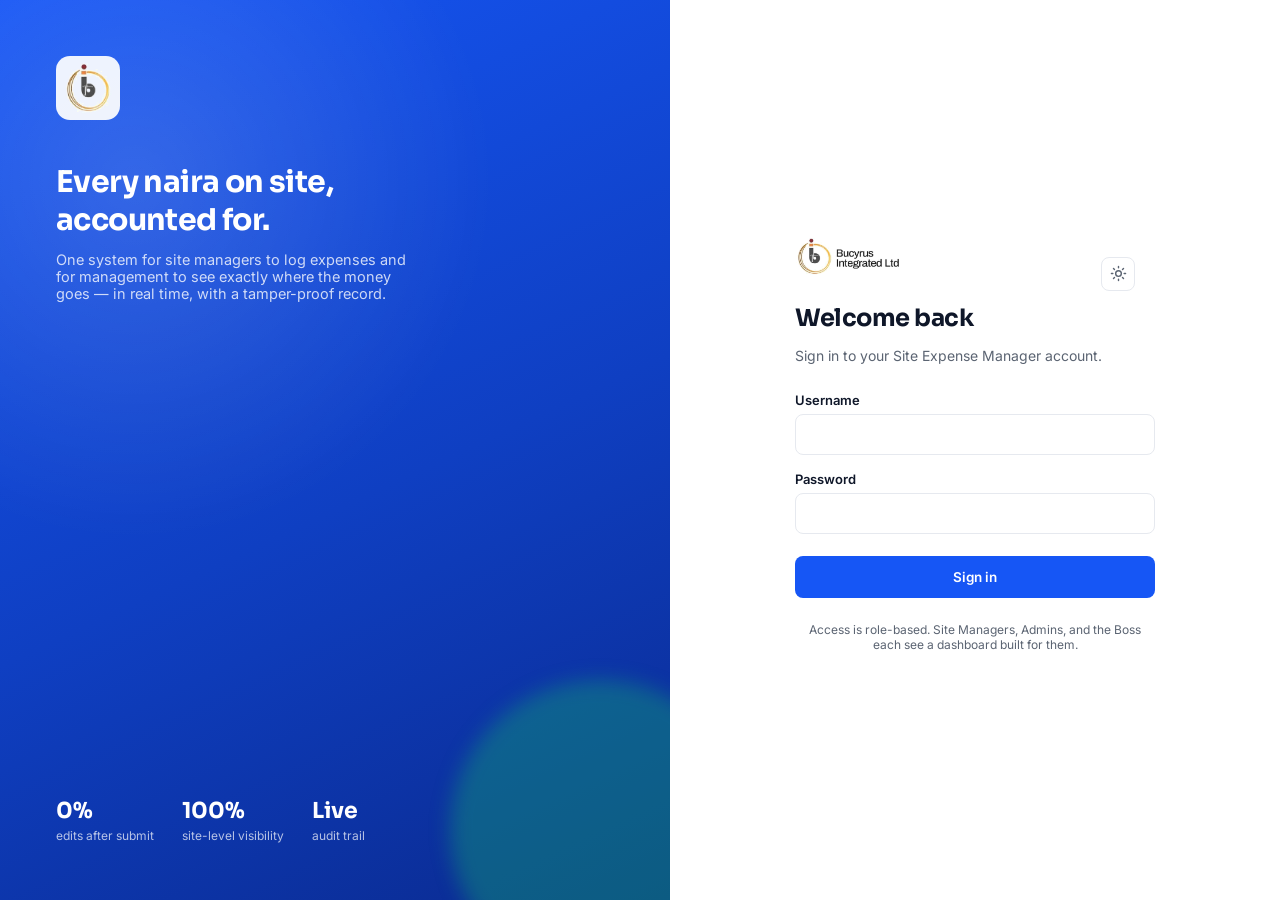
<file: BSU_VERSIONV3.6/index.html>
<!DOCTYPE html>
<html lang="en">
<head>
<meta charset="UTF-8">
<script>
  // Applied before first paint to avoid a flash of the wrong theme.
  (function () {
    var stored = localStorage.getItem('sems_theme');
    var theme = stored || (window.matchMedia && window.matchMedia('(prefers-color-scheme: dark)').matches ? 'dark' : 'light');
    document.documentElement.setAttribute('data-theme', theme);
  })();
</script>
<meta name="viewport" content="width=device-width, initial-scale=1.0">
<title>Site Expense Manager — Sign In</title>
<link rel="icon" type="image/png" href="assets/img/favicon.png">
<link rel="preconnect" href="https://fonts.googleapis.com">
<link href="https://fonts.googleapis.com/css2?family=Sora:wght@600;700&family=Inter:wght@400;500;600;700&display=swap" rel="stylesheet">
<link rel="stylesheet" href="css/style.css">
<link rel="stylesheet" href="css/login.css">
</head>
<body>

<div class="login-screen">
  <div class="login-visual">
    <div>
      <img src="assets/img/bucyrus-icon.png" alt="Bucyrus Integrated Ltd" class="mark-img-lg">
      <h2>Every naira on site, accounted for.</h2>
      <p>One system for site managers to log expenses and for management to see exactly where the money goes — in real time, with a tamper-proof record.</p>
    </div>
    <div class="stats">
      <div><b>0%</b><span>edits after submit</span></div>
      <div><b>100%</b><span>site-level visibility</span></div>
      <div><b>Live</b><span>audit trail</span></div>
    </div>
  </div>

  <div class="login-form-side">
    <div class="login-box" style="position:relative;">
      <div class="login-theme-toggle" id="loginThemeToggleWrap"></div>
      <img src="assets/img/bucyrus-logo-full.png" alt="Bucyrus Integrated Ltd" class="login-logo">
      <h1>Welcome back</h1>
      <p class="lead">Sign in to your Site Expense Manager account.</p>

      <div class="login-error" id="loginError"></div>

      <form id="loginForm">
        <div class="field">
          <label for="username">Username</label>
          <input type="text" id="username" autocomplete="username" required>
        </div>
        <div class="field">
          <label for="password">Password</label>
          <input type="password" id="password" autocomplete="current-password" required>
        </div>
        <button type="submit" class="btn btn-primary" id="loginBtn">Sign in</button>
      </form>

      <p class="login-foot">Access is role-based. Site Managers, Admins, and the Boss each see a dashboard built for them.</p>
    </div>
  </div>
</div>

<script src="js/theme.js"></script>
<script src="js/api.js"></script>
<script src="js/auth.js"></script>
<script src="js/login.js"></script>
<script>
  document.getElementById('loginThemeToggleWrap').innerHTML = Theme.toggleButtonHtml('loginThemeToggleBtn');
  Theme.wireButton('loginThemeToggleBtn');
</script>
</body>
</html>
</file>
<file: BSU_VERSIONV3.6/css/style.css>
/* ==========================================================
   style.css — base tokens, reset, and shared layout
   ========================================================== */

:root {
  --color-primary: #1656F5;
  --color-primary-dark: #0F3FC2;
  --color-primary-light: #EAF0FF;
  --color-accent: #12B76A;
  --color-accent-light: #E7F9F0;
  --color-ink: #0F1729;
  --color-ink-muted: #5B6472;
  --color-border: #E6E9EF;
  --color-bg: #F6F8FC;
  --color-surface: #FFFFFF;
  --color-danger: #E0402A;
  --color-warning: #DD9827;

  /* Semantic tokens for tinted alert/badge backgrounds — kept as
     variables (rather than the hardcoded hex values they replace) so
     dark mode can redefine them below without touching every rule
     that uses them. */
  --color-danger-bg: #FDECEA;
  --color-warning-bg: #FFF3DC;
  --color-warning-text: #8A6416;
  --color-input-bg: #FFFFFF;
  --color-placeholder: #A6ADB8;

  --radius-sm: 8px;
  --radius-md: 12px;
  --radius-lg: 18px;

  --shadow-card: 0 1px 2px rgba(15, 23, 41, 0.04), 0 8px 24px rgba(15, 23, 41, 0.04);
  --shadow-pop: 0 12px 32px rgba(15, 23, 41, 0.12);

  --sidebar-w: 248px;
  --font-display: 'Sora', 'Segoe UI', sans-serif;
  --font-body: 'Inter', 'Segoe UI', sans-serif;
}

/* ---------- Dark mode ----------
   Toggled by setting data-theme="dark" on <html> (see js/theme.js).
   Every color in the app is a variable defined above, so dark mode is
   just a second set of values for the same names — no per-component
   dark-mode CSS needed anywhere else. */
[data-theme="dark"] {
  --color-primary: #4C82FF;
  --color-primary-dark: #6E9BFF;
  --color-primary-light: #16233F;
  --color-accent: #2FD98A;
  --color-accent-light: #123328;
  --color-ink: #EDEFF3;
  --color-ink-muted: #9AA3B2;
  --color-border: #2A3040;
  --color-bg: #0F1420;
  --color-surface: #171D2C;
  --color-danger: #F0685A;
  --color-warning: #E5AC4E;

  --color-danger-bg: #3A1E1E;
  --color-warning-bg: #3A2F17;
  --color-warning-text: #E5AC4E;
  --color-input-bg: #1D2436;
  --color-placeholder: #6B7383;

  --shadow-card: 0 1px 2px rgba(0, 0, 0, 0.25), 0 8px 24px rgba(0, 0, 0, 0.25);
  --shadow-pop: 0 12px 32px rgba(0, 0, 0, 0.45);
}

/* Respect OS preference on first visit, before the user has made an
   explicit choice (js/theme.js sets data-theme once they do, which
   then takes priority over this media query automatically). */
@media (prefers-color-scheme: dark) {
  :root:not([data-theme="light"]) {
    --color-primary: #4C82FF;
    --color-primary-dark: #6E9BFF;
    --color-primary-light: #16233F;
    --color-accent: #2FD98A;
    --color-accent-light: #123328;
    --color-ink: #EDEFF3;
    --color-ink-muted: #9AA3B2;
    --color-border: #2A3040;
    --color-bg: #0F1420;
    --color-surface: #171D2C;
    --color-danger: #F0685A;
    --color-warning: #E5AC4E;
    --color-danger-bg: #3A1E1E;
    --color-warning-bg: #3A2F17;
    --color-warning-text: #E5AC4E;
    --color-input-bg: #1D2436;
    --color-placeholder: #6B7383;
    --shadow-card: 0 1px 2px rgba(0, 0, 0, 0.25), 0 8px 24px rgba(0, 0, 0, 0.25);
    --shadow-pop: 0 12px 32px rgba(0, 0, 0, 0.45);
  }
}

* { box-sizing: border-box; }
html, body { height: 100%; }

body {
  margin: 0;
  font-family: var(--font-body);
  color: var(--color-ink);
  background: var(--color-bg);
  -webkit-font-smoothing: antialiased;
}

h1, h2, h3, h4 {
  font-family: var(--font-display);
  margin: 0;
  letter-spacing: -0.02em;
}

a { color: inherit; text-decoration: none; }
button { font-family: inherit; cursor: pointer; }

/* ---------- App shell ---------- */
.app-shell {
  display: flex;
  min-height: 100vh;
}

.sidebar {
  width: var(--sidebar-w);
  flex-shrink: 0;
  background: var(--color-surface);
  border-right: 1px solid var(--color-border);
  display: flex;
  flex-direction: column;
  padding: 20px 16px;
  position: sticky;
  top: 0;
  height: 100vh;
}

.sidebar-brand {
  display: flex;
  align-items: center;
  gap: 10px;
  padding: 8px 8px 24px;
}

.sidebar-brand .mark {
  width: 36px; height: 36px;
  border-radius: 10px;
  background: linear-gradient(135deg, var(--color-primary), var(--color-accent));
  display: flex; align-items: center; justify-content: center;
  color: #fff; font-weight: 700; font-family: var(--font-display);
}

.sidebar-brand .mark-img {
  width: 38px; height: 38px;
  object-fit: contain;
  flex-shrink: 0;
}

.sidebar-brand .name { font-family: var(--font-display); font-weight: 700; font-size: 15px; }
.sidebar-brand .tag { font-size: 11px; color: var(--color-ink-muted); }

.sidebar-nav { display: flex; flex-direction: column; gap: 2px; flex: 1; }

.sidebar-nav a {
  display: flex; align-items: center; gap: 10px;
  padding: 10px 12px;
  border-radius: var(--radius-sm);
  color: var(--color-ink-muted);
  font-size: 14px; font-weight: 500;
}

.sidebar-nav a:hover { background: var(--color-bg); color: var(--color-ink); }
.sidebar-nav a.active { background: var(--color-primary-light); color: var(--color-primary-dark); }
.sidebar-nav .icon { width: 18px; text-align: center; }

.sidebar-user {
  border-top: 1px solid var(--color-border);
  padding-top: 12px;
  display: flex; align-items: center; gap: 10px;
}

.sidebar-user .avatar {
  width: 34px; height: 34px; border-radius: 50%;
  background: var(--color-primary-light); color: var(--color-primary-dark);
  display: flex; align-items: center; justify-content: center;
  font-weight: 700; font-size: 13px;
}

.sidebar-user .who { font-size: 13px; font-weight: 600; line-height: 1.2; }
.sidebar-user .role { font-size: 11px; color: var(--color-ink-muted); }
.sidebar-user button.logout-btn {
  margin-left: auto; border: 1px solid var(--color-border); background: none;
  color: var(--color-ink-muted); font-size: 11.5px; font-weight: 600; padding: 6px 10px;
  border-radius: var(--radius-sm); white-space: nowrap;
}
.sidebar-user button.logout-btn:hover { background: var(--color-danger); border-color: var(--color-danger); color: #fff; }

/* ---------- Theme toggle ---------- */
.theme-toggle {
  display: flex; align-items: center; justify-content: center;
  width: 34px; height: 34px; flex-shrink: 0;
  border: 1px solid var(--color-border); background: var(--color-surface);
  color: var(--color-ink-muted); border-radius: var(--radius-sm);
}
.theme-toggle:hover { color: var(--color-ink); border-color: var(--color-primary); }
.theme-toggle svg { width: 17px; height: 17px; }
.theme-toggle .icon-moon { display: none; }
[data-theme="dark"] .theme-toggle .icon-sun { display: none; }
[data-theme="dark"] .theme-toggle .icon-moon { display: block; }

.sidebar-toprow {
  display: flex; align-items: center; justify-content: space-between;
  padding: 0 8px 14px;
}
.login-theme-toggle { position: absolute; top: 20px; right: 20px; z-index: 2; }

/* ---------- Icons (inline SVG, replaces emoji) ---------- */
.ico {
  width: 16px; height: 16px; flex-shrink: 0;
  vertical-align: -3px; margin-right: 2px;
}
.ico-lg { width: 30px; height: 30px; margin: 0 0 10px; }
.sidebar-nav .icon svg { width: 18px; height: 18px; margin-right: 0; }
.stat-card .label svg { margin-right: 2px; }
.empty-state .icon svg { color: var(--color-ink-muted); }
.confirm-note svg { flex-shrink: 0; margin-top: 1px; color: var(--color-warning-text); }

/* ---------- Form fields (shared across every page — login, add-expense, add-user, add-site) ---------- */
.field { margin-bottom: 16px; }
.field label { display: block; font-size: 13px; font-weight: 600; margin-bottom: 6px; color: var(--color-ink); }
.field input, .field select, .field textarea {
  width: 100%; padding: 11px 12px;
  border: 1px solid var(--color-border); border-radius: var(--radius-sm);
  font-size: 14px; font-family: inherit; background: var(--color-input-bg); color: var(--color-ink);
}
.field input:focus, .field select:focus, .field textarea:focus {
  outline: none; border-color: var(--color-primary);
  box-shadow: 0 0 0 3px var(--color-primary-light);
}
.field input::placeholder, .field textarea::placeholder { color: var(--color-placeholder); }

.main {
  flex: 1;
  min-width: 0;
  padding: 28px 32px 48px;
}

.topbar {
  display: flex; align-items: center; justify-content: space-between;
  margin-bottom: 24px; flex-wrap: wrap; gap: 12px;
}

.topbar h1 { font-size: 22px; }
.topbar .sub { color: var(--color-ink-muted); font-size: 13px; margin-top: 2px; }

/* ---------- Cards / stat widgets ---------- */
.stat-grid {
  display: grid;
  grid-template-columns: repeat(auto-fit, minmax(190px, 1fr));
  gap: 16px;
  margin-bottom: 24px;
}

.stat-card {
  background: var(--color-surface);
  border: 1px solid var(--color-border);
  border-radius: var(--radius-md);
  padding: 18px 20px;
  box-shadow: var(--shadow-card);
}

.stat-card .label {
  font-size: 12.5px; color: var(--color-ink-muted); font-weight: 600;
  display: flex; align-items: center; gap: 6px; margin-bottom: 10px;
}

.stat-card .value { font-family: var(--font-display); font-size: 26px; font-weight: 700; }
.stat-card .value.accent { color: var(--color-accent); }
.stat-card .value.primary { color: var(--color-primary); }

.card {
  background: var(--color-surface);
  border: 1px solid var(--color-border);
  border-radius: var(--radius-md);
  padding: 20px;
  box-shadow: var(--shadow-card);
  margin-bottom: 20px;
}

.card-head {
  display: flex; align-items: center; justify-content: space-between;
  margin-bottom: 16px; flex-wrap: wrap; gap: 10px;
}

.card-head h3 { font-size: 15px; }

/* ---------- Buttons ---------- */
.btn {
  display: inline-flex; align-items: center; gap: 8px;
  padding: 10px 16px;
  border-radius: var(--radius-sm);
  border: 1px solid transparent;
  font-size: 13.5px; font-weight: 600;
  transition: transform 0.05s ease, opacity 0.15s ease;
}
.btn:active { transform: scale(0.98); }

.btn-primary { background: var(--color-primary); color: #fff; }
.btn-primary:hover { background: var(--color-primary-dark); }

.btn-accent { background: var(--color-accent); color: #fff; }
.btn-accent:hover { opacity: 0.9; }

.btn-outline { background: var(--color-surface); border-color: var(--color-border); color: var(--color-ink); }
.btn-outline:hover { border-color: var(--color-primary); color: var(--color-primary); }

.btn-ghost { background: transparent; color: var(--color-ink-muted); }
.btn-ghost:hover { background: var(--color-bg); }

.btn:disabled { opacity: 0.55; cursor: not-allowed; }

/* ---------- Table ---------- */
.table-wrap { overflow-x: auto; }
table { width: 100%; border-collapse: collapse; font-size: 13.5px; }
thead th {
  text-align: left; padding: 10px 12px;
  color: var(--color-ink-muted); font-weight: 600; font-size: 12px;
  text-transform: uppercase; letter-spacing: 0.03em;
  border-bottom: 1px solid var(--color-border);
  white-space: nowrap;
}
tbody td {
  padding: 12px; border-bottom: 1px solid var(--color-border);
  white-space: nowrap;
}
tbody tr:hover { background: var(--color-bg); }

.badge {
  display: inline-flex; align-items: center; gap: 4px;
  padding: 3px 10px; border-radius: 999px;
  font-size: 11.5px; font-weight: 600;
  background: var(--color-primary-light); color: var(--color-primary-dark);
}
.badge.green { background: var(--color-accent-light); color: #0A7A48; }
.badge.gray { background: var(--color-bg); color: var(--color-ink-muted); }
.badge.amber { background: var(--color-warning-bg); color: var(--color-warning-text); }
.badge.red { background: var(--color-danger-bg); color: var(--color-danger); }

.btn-icon-delete {
  width: 28px; height: 28px; border-radius: var(--radius-sm);
  border: 1px solid var(--color-border); background: var(--color-surface);
  color: var(--color-ink-muted); cursor: pointer; font-size: 13px;
}
.btn-icon-delete:hover { color: var(--color-danger); border-color: var(--color-danger); }

/* ---------- Compact inline table inputs (Import Expenses review) ---------- */
#reviewTable input, #reviewTable select {
  width: 100%; padding: 6px 8px;
  border: 1px solid var(--color-border); border-radius: 6px;
  font-size: 12.5px; font-family: inherit; background: var(--color-input-bg); color: var(--color-ink);
}
#reviewTable input:focus, #reviewTable select:focus {
  outline: none; border-color: var(--color-primary);
}

.empty-state {
  text-align: center; padding: 48px 16px; color: var(--color-ink-muted);
}
.empty-state .icon { font-size: 32px; margin-bottom: 10px; }

.toast {
  position: fixed; bottom: 24px; right: 24px;
  background: var(--color-ink); color: #fff;
  padding: 12px 18px; border-radius: var(--radius-sm);
  font-size: 13.5px; box-shadow: var(--shadow-pop);
  z-index: 999; opacity: 0; transform: translateY(8px);
  transition: all 0.2s ease; pointer-events: none;
}
.toast.show { opacity: 1; transform: translateY(0); }
.toast.error { background: var(--color-danger); }
.toast.success { background: var(--color-accent); }

.mobile-topbar { display: none; }

@media (max-width: 900px) {
  .sidebar { position: fixed; left: -260px; z-index: 50; transition: left 0.2s ease; box-shadow: var(--shadow-pop); }
  .sidebar.open { left: 0; }
  .main { padding: 20px 16px 40px; }
  .mobile-topbar {
    display: flex; align-items: center; justify-content: space-between;
    margin-bottom: 18px;
  }
  .mobile-topbar button {
    border: 1px solid var(--color-border); background: var(--color-surface); color: var(--color-ink);
    border-radius: var(--radius-sm); padding: 8px 12px; font-size: 18px;
  }
  .sidebar-backdrop { display: none; position: fixed; inset: 0; background: rgba(15,23,41,0.35); z-index: 40; }
  .sidebar-backdrop.show { display: block; }
}
</file>
<file: BSU_VERSIONV3.6/css/login.css>
/* ==========================================================
   login.css
   ========================================================== */

.login-screen {
  min-height: 100vh;
  display: grid;
  grid-template-columns: 1.1fr 1fr;
}

.login-visual {
  background:
    radial-gradient(circle at 20% 20%, rgba(255,255,255,0.14), transparent 40%),
    linear-gradient(155deg, var(--color-primary) 0%, var(--color-primary-dark) 55%, #0A2A8F 100%);
  color: #fff;
  padding: 56px;
  display: flex; flex-direction: column; justify-content: space-between;
  position: relative;
  overflow: hidden;
}

.login-visual::after {
  content: '';
  position: absolute; right: -80px; bottom: -80px;
  width: 300px; height: 300px; border-radius: 50%;
  background: rgba(18, 183, 106, 0.35);
  filter: blur(10px);
}

.login-visual .mark {
  width: 44px; height: 44px; border-radius: 12px;
  background: rgba(255,255,255,0.15);
  display: flex; align-items: center; justify-content: center;
  font-family: var(--font-display); font-weight: 700;
}

.login-visual .mark-img-lg {
  width: 64px; height: 64px;
  object-fit: contain;
  background: rgba(255,255,255,0.92);
  border-radius: 14px;
  padding: 6px;
}

.login-box .login-logo {
  height: 40px;
  width: auto;
  object-fit: contain;
  margin-bottom: 22px;
}

.login-visual h2 {
  font-size: 30px; line-height: 1.25; max-width: 380px; margin-top: 40px;
}

.login-visual p { color: rgba(255,255,255,0.78); max-width: 360px; margin-top: 12px; font-size: 14.5px; }

.login-visual .stats { display: flex; gap: 28px; position: relative; z-index: 1; }
.login-visual .stats div b { display: block; font-family: var(--font-display); font-size: 22px; }
.login-visual .stats div span { font-size: 12px; color: rgba(255,255,255,0.7); }

.login-form-side {
  display: flex; align-items: center; justify-content: center;
  padding: 40px;
  background: var(--color-surface);
}

.login-box { width: 100%; max-width: 360px; }
.login-box h1 { font-size: 24px; margin-bottom: 6px; }
.login-box .lead { color: var(--color-ink-muted); font-size: 14px; margin-bottom: 28px; }

.field { margin-bottom: 16px; }


.login-box .btn-primary { width: 100%; justify-content: center; padding: 12px; margin-top: 6px; }

.login-error {
  background: var(--color-danger-bg); color: var(--color-danger);
  padding: 10px 12px; border-radius: var(--radius-sm);
  font-size: 13px; margin-bottom: 16px; display: none;
}
.login-error.show { display: block; }

.login-foot { margin-top: 24px; font-size: 12px; color: var(--color-ink-muted); text-align: center; }

@media (max-width: 860px) {
  .login-screen { grid-template-columns: 1fr; }
  .login-visual { display: none; }
}
</file>
<file: BSU_VERSIONV3.6/css/forms.css>
/* ==========================================================
   forms.css — Add Expense form layout
   ========================================================== */

.expense-form { max-width: 760px; }
.form-grid {
  display: grid; grid-template-columns: 1fr 1fr; gap: 16px 20px;
}
.form-grid .span-2 { grid-column: 1 / -1; }
@media (max-width: 700px) { .form-grid { grid-template-columns: 1fr; } }

.field-hint { font-size: 12px; color: var(--color-ink-muted); margin-top: 4px; }

.upload-box {
  border: 1.5px dashed var(--color-border);
  border-radius: var(--radius-sm);
  padding: 22px;
  text-align: center;
  color: var(--color-ink-muted);
  font-size: 13px;
  cursor: pointer;
  transition: border-color 0.15s ease;
}
.upload-box:hover { border-color: var(--color-primary); }
.upload-box strong { color: var(--color-ink); }
.upload-box .file-name { margin-top: 8px; font-weight: 600; color: var(--color-accent); }

.form-actions {
  display: flex; gap: 10px; justify-content: flex-end;
  margin-top: 8px; padding-top: 16px; border-top: 1px solid var(--color-border);
}

.confirm-note {
  display: flex; gap: 10px; align-items: flex-start;
  background: var(--color-warning-bg); border: 1px solid var(--color-warning);
  padding: 12px 14px; border-radius: var(--radius-sm);
  font-size: 12.5px; color: var(--color-warning-text); margin-bottom: 18px;
}
</file>
<file: BSU_VERSIONV3.6/css/dashboard.css>
/* ==========================================================
   dashboard.css
   ========================================================== */

.grid-2 { display: grid; grid-template-columns: 1.4fr 1fr; gap: 20px; }
@media (max-width: 1100px) { .grid-2 { grid-template-columns: 1fr; } }

.chart-box { height: 280px; position: relative; }

.filter-row {
  display: flex; flex-wrap: wrap; gap: 10px; margin-bottom: 16px;
}
.filter-row input, .filter-row select {
  padding: 9px 12px; border: 1px solid var(--color-border);
  border-radius: var(--radius-sm); font-size: 13.5px; font-family: inherit;
  background: var(--color-input-bg); color: var(--color-ink);
}
.filter-row input:focus, .filter-row select:focus {
  outline: none; border-color: var(--color-primary);
}

.legend-list { display: flex; flex-direction: column; gap: 10px; }
.legend-row { display: flex; align-items: center; gap: 10px; font-size: 13px; }
.legend-row .dot { width: 10px; height: 10px; border-radius: 3px; flex-shrink: 0; }
.legend-row .amt { margin-left: auto; font-weight: 600; }

.kv-row {
  display: flex; justify-content: space-between; padding: 9px 0;
  border-bottom: 1px dashed var(--color-border); font-size: 13.5px;
}
.kv-row:last-child { border-bottom: none; }
.kv-row .k { color: var(--color-ink-muted); }
.kv-row .v { font-weight: 600; }

.export-row { display: flex; gap: 10px; flex-wrap: wrap; }

/* ---------- Project Health ---------- */
.project-list { display: flex; flex-direction: column; gap: 14px; }

.project-card {
  border: 1px solid var(--color-border);
  border-radius: var(--radius-md);
  padding: 16px 18px;
}

.project-card-head {
  display: flex; align-items: flex-start; justify-content: space-between;
  gap: 12px; margin-bottom: 10px;
}

.project-name { font-family: var(--font-display); font-weight: 700; font-size: 15px; }
.project-site { font-size: 12.5px; color: var(--color-ink-muted); margin-top: 2px; }

.progress-bar {
  height: 8px; border-radius: 999px; background: var(--color-bg);
  overflow: hidden; margin-bottom: 10px;
}
.progress-fill { height: 100%; border-radius: 999px; transition: width 0.3s ease; }
.progress-fill.green { background: var(--color-accent); }
.progress-fill.amber { background: #DD9827; }
.progress-fill.red { background: var(--color-danger); }
.progress-fill.gray { background: var(--color-ink-muted); }

.project-card-foot {
  display: flex; align-items: center; justify-content: space-between;
  font-size: 13px; color: var(--color-ink-muted); flex-wrap: wrap; gap: 6px;
}
.project-card-foot strong { color: var(--color-ink); }
.project-card-foot .over-amount { color: var(--color-danger); font-weight: 600; }
.kv-row-inline { font-size: 12.5px; color: var(--color-ink-muted); }

/* ---------- Block Production live-calc preview ---------- */
.preview-box {
  background: var(--color-bg);
  border: 1px solid var(--color-border);
  border-radius: var(--radius-md);
  padding: 14px 16px;
  margin-bottom: 12px;
}
.preview-row {
  display: flex; align-items: center; justify-content: space-between;
  padding: 6px 0; font-size: 13.5px; color: var(--color-ink-muted);
}
.preview-row strong { color: var(--color-ink); font-weight: 600; }
.preview-row.total {
  border-top: 1px solid var(--color-border); margin-top: 4px; padding-top: 10px;
  font-size: 14.5px;
}
.preview-row.total span { color: var(--color-ink); font-weight: 600; }
.preview-row.total strong { color: var(--color-primary); font-size: 16px; }
</file>
